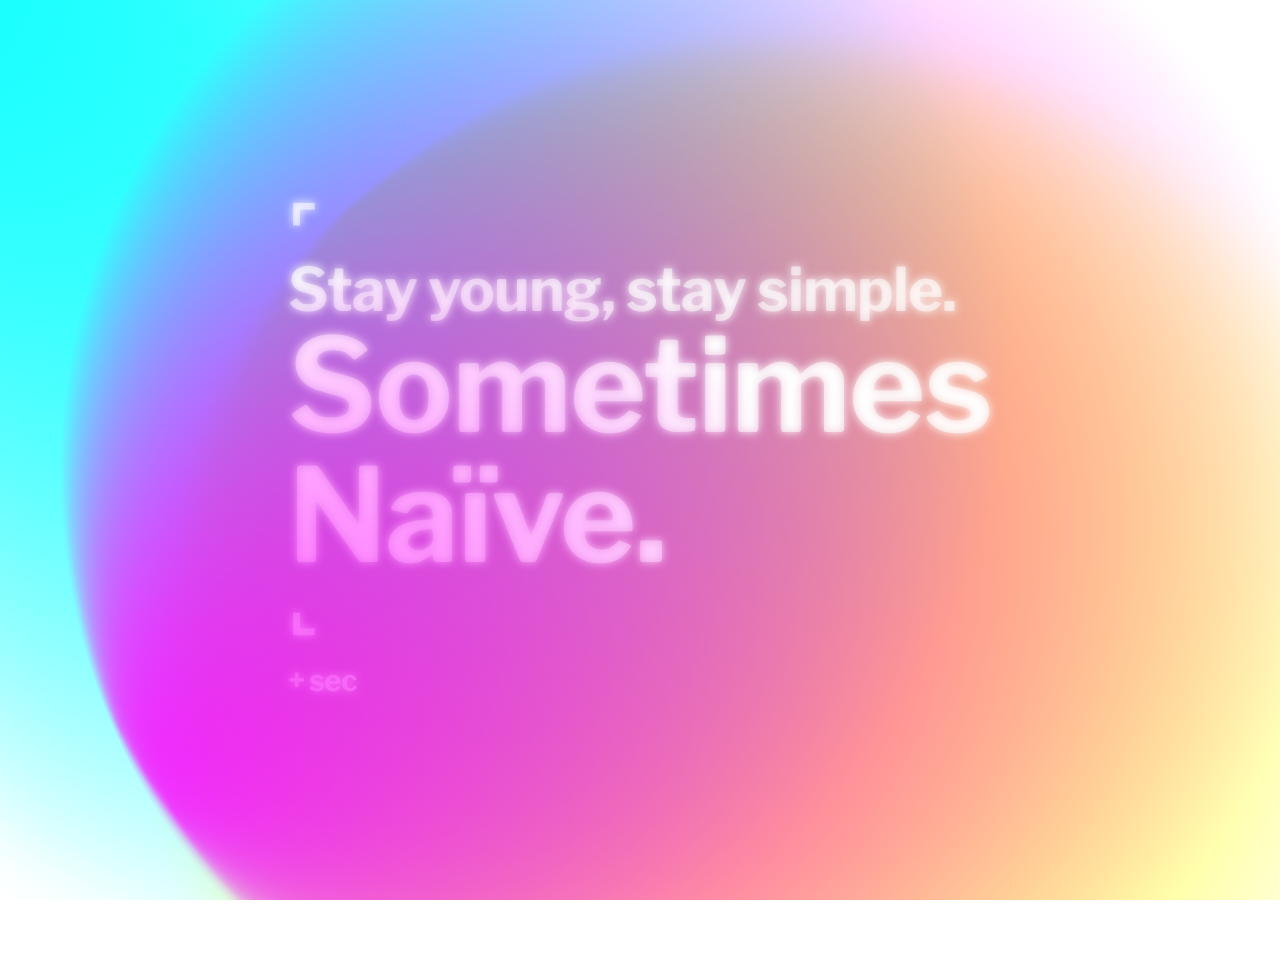
<file: index.html>
<!DOCTYPE html>
<html lang="zh">

  <head>
    <meta charset="UTF-8">
    <title>Jiang News</title>
    <link rel="stylesheet" href="static/css/reset.min.css">
    <link rel="stylesheet" href="static/css/style.css">
    <script async src="//busuanzi.ibruce.info/busuanzi/2.3/busuanzi.pure.mini.js"></script>

    
    <script>
      function setMainTextArea() {
        var originalSitePv = document.getElementById("busuanzi_value_site_pv").textContent;
        var elementMainTextArea = document.getElementById("mainTextArea");
        var userLanguages = navigator.languages || [navigator.language || navigator.userLanguage];
        var excited__they_may_understand_meme = userLanguages.some(function(language) {return language.indexOf("zh") === 0;});
        if (excited__they_may_understand_meme){
          console.log("Excited! 🚣");
          elementMainTextArea.innerHTML = `
                ⌜<br> 不要总想搞个<br><a class="child-big">大新闻.</a><br>⌞<br>
                <span class="child-small" id="busuanzi_container_site_pv"> + <span id="busuanzi_value_site_pv">${originalSitePv}</span> s </span>
          `;
        } else {
          console.log("Aloha! 🍷🎸🎶🎵🌅 󠁳 🏴󠁵󠁳󠁨󠁩󠁿");
          elementMainTextArea.innerHTML = `
                ⌜<br> Stay young, stay simple. <br><a class="child-big">Sometimes Naïve.</a><br>⌞<br>
                <span class="child-small" id="busuanzi_container_site_pv"> + <span id="busuanzi_value_site_pv">${originalSitePv}</span> sec </span>
          `;
        }
      }
    </script>
    
  </head>

  <body>
    <svg viewbox="0 0 100 100" preserveaspectratio="xMidYMid slice">
      <defs>
        <radialgradient id="Gradient1" cx="50%" cy="50%" fx="10%" fy="50%" r=".5">
          <animate attributename="fx" dur="34s" values="0%;3%;0%" repeatcount="indefinite"></animate>
          <stop offset="0%" stop-color="#ff0c"></stop>
          <stop offset="100%" stop-color="#ff00"></stop>
        </radialgradient>
         <radialgradient id="Gradient2" cx="50%" cy="50%" fx="10%" fy="50%" r=".5">
          <animate attributename="fx" dur="23.5s" values="0%;3%;0%" repeatcount="indefinite"></animate>
          <stop offset="0%" stop-color="#0ff9"></stop>
          <stop offset="100%" stop-color="#0ff0"></stop>
        </radialgradient>
        <radialgradient id="Gradient3" cx="50%" cy="50%" fx="10%" fy="50%" r=".5">
          <animate attributename="fx" dur="21.5s" values="0%;3%;0%" repeatcount="indefinite"></animate>
          <stop offset="0%" stop-color="#f0f7"></stop>
          <stop offset="100%" stop-color="#f0f0"></stop>
        </radialgradient>
      </defs>
      <rect x="0" y="0" width="100%" height="100%" fill="url(#Gradient1)">
        <animate attributename="x" dur="20s" values="25%;0%;25%" repeatcount="indefinite"></animate>
        <animate attributename="y" dur="21s" values="0%;25%;0%" repeatcount="indefinite"></animate>
        <animatetransform attributename="transform" type="rotate" from="0 50 50" to="360 50 50" dur="17s" repeatcount="indefinite"></animatetransform>
      </rect>
      <rect x="0" y="0" width="100%" height="100%" fill="url(#Gradient1)">
        <animate attributename="x" dur="20s" values="25%;0%;25%" repeatcount="indefinite"></animate>
        <animate attributename="y" dur="21s" values="0%;25%;0%" repeatcount="indefinite"></animate>
        <animatetransform attributename="transform" type="rotate" from="5 50 50" to="365 50 50" dur="17s" repeatcount="indefinite"></animatetransform>
      </rect>
      <rect x="0" y="0" width="100%" height="100%" fill="url(#Gradient1)">
        <animate attributename="x" dur="20s" values="25%;0%;25%" repeatcount="indefinite"></animate>
        <animate attributename="y" dur="21s" values="0%;25%;0%" repeatcount="indefinite"></animate>
        <animatetransform attributename="transform" type="rotate" from="10 50 50" to="370 50 50" dur="17s" repeatcount="indefinite"></animatetransform>
      </rect>
      
      <rect x="0" y="0" width="100%" height="100%" fill="url(#Gradient2)">
        <animate attributename="x" dur="23s" values="-25%;0%;-25%" repeatcount="indefinite"></animate>
        <animate attributename="y" dur="24s" values="0%;50%;0%" repeatcount="indefinite"></animate>
        <animatetransform attributename="transform" type="rotate" from="0 50 50" to="360 50 50" dur="18s" repeatcount="indefinite"></animatetransform>
      </rect>
      <rect x="0" y="0" width="100%" height="100%" fill="url(#Gradient2)">
        <animate attributename="x" dur="23s" values="-25%;0%;-25%" repeatcount="indefinite"></animate>
        <animate attributename="y" dur="24s" values="0%;50%;0%" repeatcount="indefinite"></animate>
        <animatetransform attributename="transform" type="rotate" from="5 50 50" to="365 50 50" dur="18s" repeatcount="indefinite"></animatetransform>
      </rect>
      <rect x="0" y="0" width="100%" height="100%" fill="url(#Gradient2)">
        <animate attributename="x" dur="23s" values="-25%;0%;-25%" repeatcount="indefinite"></animate>
        <animate attributename="y" dur="24s" values="0%;50%;0%" repeatcount="indefinite"></animate>
        <animatetransform attributename="transform" type="rotate" from="10 50 50" to="370 50 50" dur="18s" repeatcount="indefinite"></animatetransform>
      </rect>
      
      <rect x="0" y="0" width="100%" height="100%" fill="url(#Gradient3)">
        <animate attributename="x" dur="25s" values="0%;25%;0%" repeatcount="indefinite"></animate>
        <animate attributename="y" dur="26s" values="0%;25%;0%" repeatcount="indefinite"></animate>
        <animatetransform attributename="transform" type="rotate" from="360 50 50" to="0 50 50" dur="19s" repeatcount="indefinite"></animatetransform>
      </rect>
        <rect x="0" y="0" width="100%" height="100%" fill="url(#Gradient3)">
        <animate attributename="x" dur="25s" values="0%;25%;0%" repeatcount="indefinite"></animate>
        <animate attributename="y" dur="26s" values="0%;25%;0%" repeatcount="indefinite"></animate>
        <animatetransform attributename="transform" type="rotate" from="365 50 50" to="5 50 50" dur="19s" repeatcount="indefinite"></animatetransform>
      </rect>
        <rect x="0" y="0" width="100%" height="100%" fill="url(#Gradient3)">
        <animate attributename="x" dur="25s" values="0%;25%;0%" repeatcount="indefinite"></animate>
        <animate attributename="y" dur="26s" values="0%;25%;0%" repeatcount="indefinite"></animate>
        <animatetransform attributename="transform" type="rotate" from="370 50 50" to="10 50 50" dur="19s" repeatcount="indefinite"></animatetransform>
      </rect>
      
    </svg>

    <div class="center-div">
      <div>
        <div class="child-font" id="mainTextArea">
          
           ⌜<br> 不要总想搞个<br><a class="child-big">大新闻.</a><br>⌞<br>
          <span class="child-small" id="busuanzi_container_site_pv"> + <span id="busuanzi_value_site_pv"></span> s </span>
          
        </div><br>
      </div>
    </div>
    
    <script>
        setMainTextArea(); 
    </script>
    
  </body>
</html>
</file>
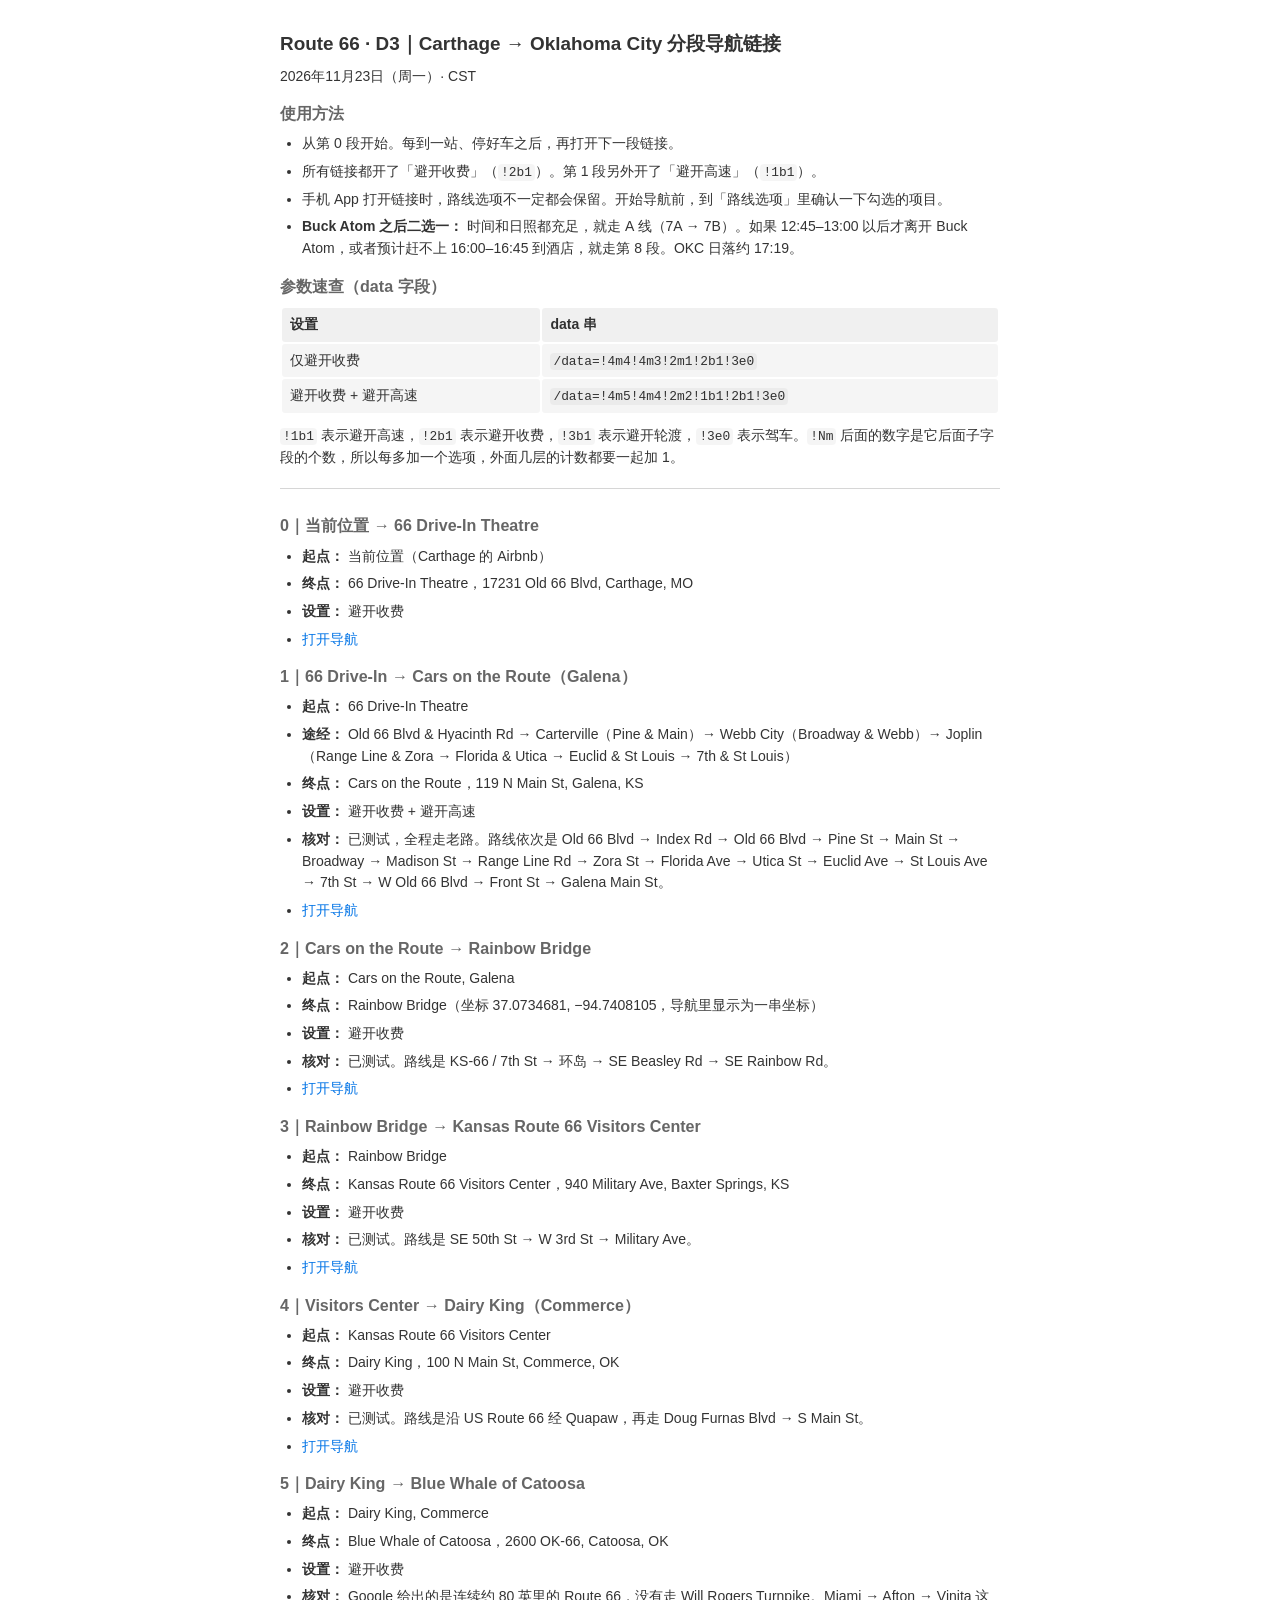
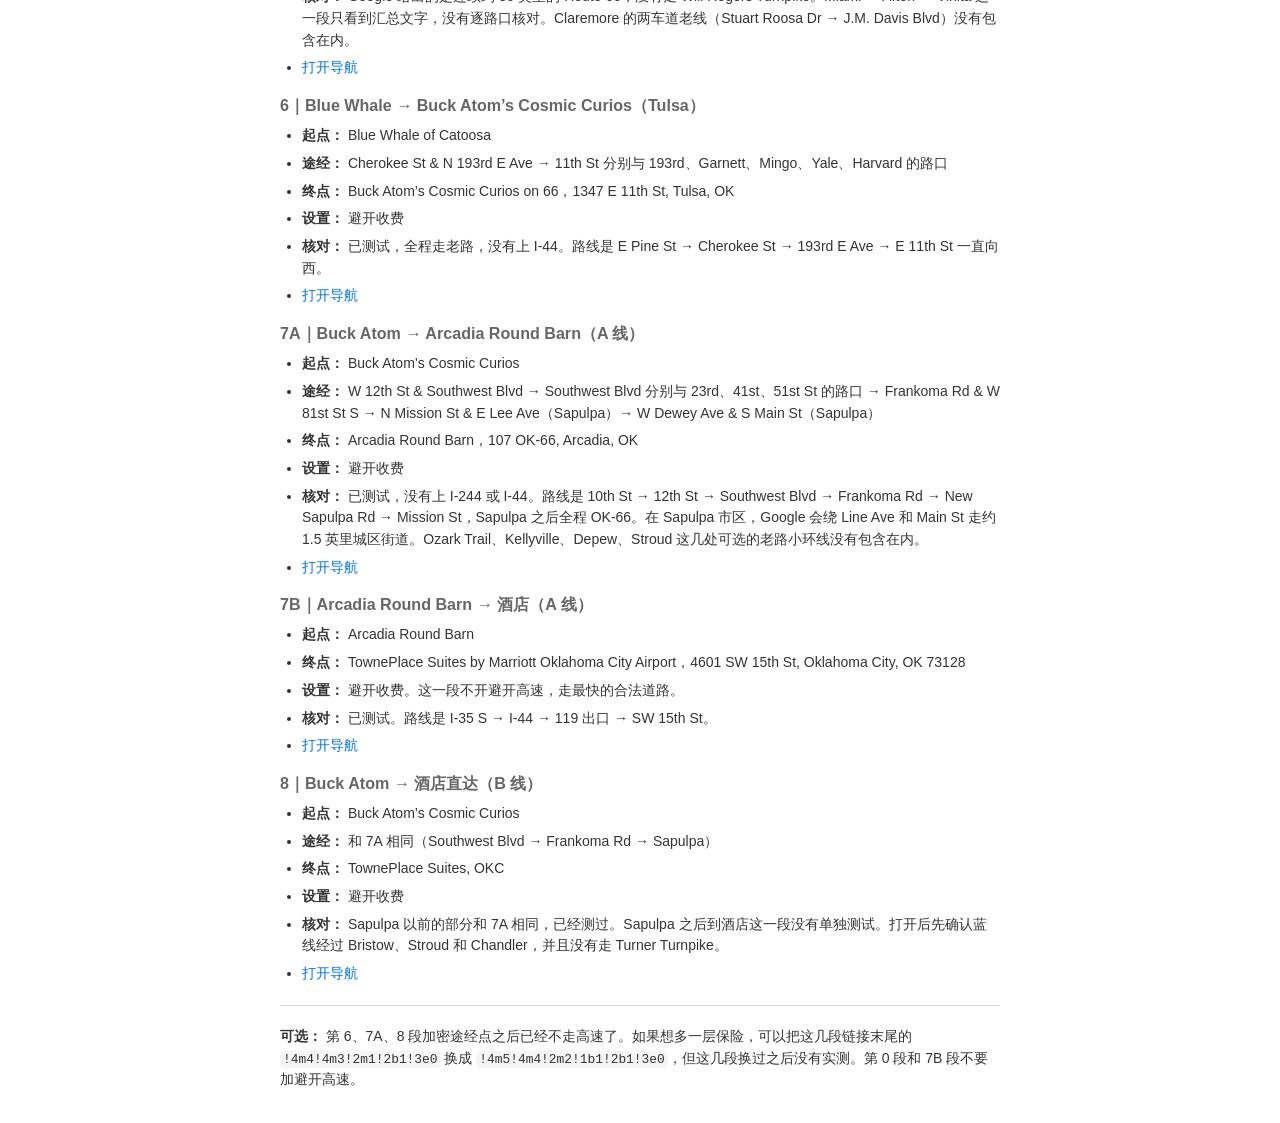
<file: static/Route66-D3.html>
<!doctype html><html><head><meta charset=utf8><meta name=viewport content="width=device-width,initial-scale=1,viewport-fit=cover"><meta name=claude:viewport-fit-sides content=cover><style>:root{box-sizing:border-box;padding-top:env(safe-area-inset-top,0px);padding-right:env(safe-area-inset-right,0px);padding-bottom:env(safe-area-inset-bottom,0px);padding-left:env(safe-area-inset-left,0px)}html{scroll-padding-top:env(safe-area-inset-top,0px)}</style><style>.md-table{overflow-x:auto}@media print{.md-table{overflow-x:visible}}</style><style>:root{color-scheme:light dark;--md-bg:#fff;--md-text:rgba(0,0,0,.8);--md-muted:rgba(0,0,0,.6);--md-fill:rgba(0,0,0,.04);--md-fill-strong:rgba(0,0,0,.06);--md-rule:rgba(0,0,0,.1);--md-rule-strong:rgba(0,0,0,.16);--md-link:hsl(210 100% 45%)}@media (prefers-color-scheme:dark){:root:where(:not([data-theme="light"])){--md-bg:#0d0d0d;--md-text:rgba(255,255,255,.85);--md-muted:rgba(255,255,255,.6);--md-fill:rgba(255,255,255,.06);--md-fill-strong:rgba(255,255,255,.09);--md-rule:rgba(255,255,255,.14);--md-rule-strong:rgba(255,255,255,.22);--md-link:hsl(210 100% 72%)}}:root[data-theme="dark"]{color-scheme:dark;--md-bg:#0d0d0d;--md-text:rgba(255,255,255,.85);--md-muted:rgba(255,255,255,.6);--md-fill:rgba(255,255,255,.06);--md-fill-strong:rgba(255,255,255,.09);--md-rule:rgba(255,255,255,.14);--md-rule-strong:rgba(255,255,255,.22);--md-link:hsl(210 100% 72%)}:root[data-theme="light"]{color-scheme:light}@media print{:root,:root[data-theme="dark"]{color-scheme:light;--md-bg:#fff;--md-text:rgba(0,0,0,.8);--md-muted:rgba(0,0,0,.6);--md-fill:rgba(0,0,0,.04);--md-fill-strong:rgba(0,0,0,.06);--md-rule:rgba(0,0,0,.1);--md-rule-strong:rgba(0,0,0,.16);--md-link:hsl(210 100% 45%)}}body{background:var(--md-bg);color:var(--md-text);max-width:720px;margin:0 auto;padding:32px;display:flex;flex-direction:column;gap:10px;font:14px/1.55 -apple-system,BlinkMacSystemFont,'SF Pro','Segoe UI',sans-serif;overflow-wrap:break-word}body>:first-child{margin-top:0}h1,h2,h3,h4,h5,h6{margin:6px 0 0;line-height:1.25;font-weight:600;text-wrap:balance}h1{font-size:1.35em}h2{font-size:1.15em;color:var(--md-muted)}h3,h4,h5,h6{font-size:1em}p,ul,ol,blockquote,table,pre,hr{margin:0}strong{font-weight:600}a{color:var(--md-link);text-decoration:none}a:hover{text-decoration:underline}ul,ol{display:flex;flex-direction:column;gap:6px;padding-inline-start:22px}ul{list-style:disc}ol{list-style:decimal}li[dir]{text-align:start}:is(li,td,th)>*+:is(p,ul,ol,blockquote){margin-top:6px}blockquote{display:flex;flex-direction:column;gap:10px;border-inline-start:2px solid var(--md-rule);padding-inline-start:10px;color:var(--md-muted)}:not(pre)>code{background:var(--md-fill);padding:1px 3px;border-radius:4px;font:.92em 'SF Mono',ui-monospace,Menlo,Consolas,monospace}a>code{background:none;color:inherit}pre{background:var(--md-fill);padding:10px 12px;border-radius:6px;overflow-x:auto;font:12px/1.5 'SF Mono',ui-monospace,Menlo,Consolas,monospace;margin-block:4px}pre code{background:none;padding:0;font:inherit}[dir=rtl] pre{direction:ltr;text-align:left}[dir=rtl] code{direction:ltr;unicode-bidi:isolate}table{width:100%;border-collapse:separate;border-spacing:2px;font:inherit}th,td{padding:6px 8px;border-radius:3px;text-align:start;vertical-align:top}th{background:var(--md-fill-strong);font-weight:600}td{background:var(--md-fill)}:is(th,td) :not(pre)>code{background:transparent}hr{border:0;border-top:1px solid var(--md-rule-strong);margin-block:10px}img{max-width:100%;height:auto;border-radius:4px}</style>
</head><body>
<h1>Route 66 · D3｜Carthage → Oklahoma City 分段导航链接</h1>
<p>2026年11月23日（周一）· CST</p>
<h2>使用方法</h2>
<ul>
<li>从第 0 段开始。每到一站、停好车之后，再打开下一段链接。</li>
<li>所有链接都开了「避开收费」（<code>!2b1</code>）。第 1 段另外开了「避开高速」（<code>!1b1</code>）。</li>
<li>手机 App 打开链接时，路线选项不一定都会保留。开始导航前，到「路线选项」里确认一下勾选的项目。</li>
<li><strong>Buck Atom 之后二选一：</strong> 时间和日照都充足，就走 A 线（7A → 7B）。如果 12:45–13:00 以后才离开 Buck Atom，或者预计赶不上 16:00–16:45 到酒店，就走第 8 段。OKC 日落约 17:19。</li>
</ul>
<h2>参数速查（data 字段）</h2>
<div class="md-table" role="group" aria-label="Table" tabindex="0"><table>
<thead>
<tr>
<th>设置</th>
<th>data 串</th>
</tr>
</thead>
<tbody>
<tr>
<td>仅避开收费</td>
<td><code>/data=!4m4!4m3!2m1!2b1!3e0</code></td>
</tr>
<tr>
<td>避开收费 + 避开高速</td>
<td><code>/data=!4m5!4m4!2m2!1b1!2b1!3e0</code></td>
</tr>
</tbody>
</table>
</div>
<p><code>!1b1</code> 表示避开高速，<code>!2b1</code> 表示避开收费，<code>!3b1</code> 表示避开轮渡，<code>!3e0</code> 表示驾车。<code>!Nm</code> 后面的数字是它后面子字段的个数，所以每多加一个选项，外面几层的计数都要一起加 1。</p>
<hr>
<h2>0｜当前位置 → 66 Drive-In Theatre</h2>
<ul>
<li><strong>起点：</strong> 当前位置（Carthage 的 Airbnb）</li>
<li><strong>终点：</strong> 66 Drive-In Theatre，17231 Old 66 Blvd, Carthage, MO</li>
<li><strong>设置：</strong> 避开收费</li>
<li><a href="https://www.google.com/maps/dir//66%20Drive-In%20Theatre%2C%2017231%20Old%2066%20Blvd%2C%20Carthage%2C%20MO/data=!4m4!4m3!2m1!2b1!3e0">打开导航</a></li>
</ul>
<h2>1｜66 Drive-In → Cars on the Route（Galena）</h2>
<ul>
<li><strong>起点：</strong> 66 Drive-In Theatre</li>
<li><strong>途经：</strong> Old 66 Blvd &amp; Hyacinth Rd → Carterville（Pine &amp; Main）→ Webb City（Broadway &amp; Webb）→ Joplin（Range Line &amp; Zora → Florida &amp; Utica → Euclid &amp; St Louis → 7th &amp; St Louis）</li>
<li><strong>终点：</strong> Cars on the Route，119 N Main St, Galena, KS</li>
<li><strong>设置：</strong> 避开收费 + 避开高速</li>
<li><strong>核对：</strong> 已测试，全程走老路。路线依次是 Old 66 Blvd → Index Rd → Old 66 Blvd → Pine St → Main St → Broadway → Madison St → Range Line Rd → Zora St → Florida Ave → Utica St → Euclid Ave → St Louis Ave → 7th St → W Old 66 Blvd → Front St → Galena Main St。</li>
<li><a href="https://www.google.com/maps/dir/66%20Drive-In%20Theatre%2C%2017231%20Old%2066%20Blvd%2C%20Carthage%2C%20MO/Old%2066%20Blvd%20%26%20Hyacinth%20Rd%2C%20Carthage%2C%20MO/N%20Pine%20St%20%26%20E%20Main%20St%2C%20Carterville%2C%20MO/W%20Broadway%20St%20%26%20N%20Webb%20St%2C%20Webb%20City%2C%20MO/N%20Range%20Line%20Rd%20%26%20E%20Zora%20St%2C%20Joplin%2C%20MO/N%20Florida%20Ave%20%26%20E%20Utica%20St%2C%20Joplin%2C%20MO/N%20Euclid%20Ave%20%26%20N%20St%20Louis%20Ave%2C%20Joplin%2C%20MO/E%207th%20St%20%26%20S%20St%20Louis%20Ave%2C%20Joplin%2C%20MO/Cars%20on%20the%20Route%2C%20119%20N%20Main%20St%2C%20Galena%2C%20KS/data=!4m5!4m4!2m2!1b1!2b1!3e0">打开导航</a></li>
</ul>
<h2>2｜Cars on the Route → Rainbow Bridge</h2>
<ul>
<li><strong>起点：</strong> Cars on the Route, Galena</li>
<li><strong>终点：</strong> Rainbow Bridge（坐标 37.0734681, −94.7408105，导航里显示为一串坐标）</li>
<li><strong>设置：</strong> 避开收费</li>
<li><strong>核对：</strong> 已测试。路线是 KS-66 / 7th St → 环岛 → SE Beasley Rd → SE Rainbow Rd。</li>
<li><a href="https://www.google.com/maps/dir/Cars%20on%20the%20Route%2C%20119%20N%20Main%20St%2C%20Galena%2C%20KS/37.0734681%2C-94.7408105/data=!4m4!4m3!2m1!2b1!3e0">打开导航</a></li>
</ul>
<h2>3｜Rainbow Bridge → Kansas Route 66 Visitors Center</h2>
<ul>
<li><strong>起点：</strong> Rainbow Bridge</li>
<li><strong>终点：</strong> Kansas Route 66 Visitors Center，940 Military Ave, Baxter Springs, KS</li>
<li><strong>设置：</strong> 避开收费</li>
<li><strong>核对：</strong> 已测试。路线是 SE 50th St → W 3rd St → Military Ave。</li>
<li><a href="https://www.google.com/maps/dir/37.0734681%2C-94.7408105/Kansas%20Route%2066%20Visitors%20Center%2C%20940%20Military%20Ave%2C%20Baxter%20Springs%2C%20KS/data=!4m4!4m3!2m1!2b1!3e0">打开导航</a></li>
</ul>
<h2>4｜Visitors Center → Dairy King（Commerce）</h2>
<ul>
<li><strong>起点：</strong> Kansas Route 66 Visitors Center</li>
<li><strong>终点：</strong> Dairy King，100 N Main St, Commerce, OK</li>
<li><strong>设置：</strong> 避开收费</li>
<li><strong>核对：</strong> 已测试。路线是沿 US Route 66 经 Quapaw，再走 Doug Furnas Blvd → S Main St。</li>
<li><a href="https://www.google.com/maps/dir/Kansas%20Route%2066%20Visitors%20Center%2C%20940%20Military%20Ave%2C%20Baxter%20Springs%2C%20KS/Dairy%20King%2C%20100%20N%20Main%20St%2C%20Commerce%2C%20OK/data=!4m4!4m3!2m1!2b1!3e0">打开导航</a></li>
</ul>
<h2>5｜Dairy King → Blue Whale of Catoosa</h2>
<ul>
<li><strong>起点：</strong> Dairy King, Commerce</li>
<li><strong>终点：</strong> Blue Whale of Catoosa，2600 OK-66, Catoosa, OK</li>
<li><strong>设置：</strong> 避开收费</li>
<li><strong>核对：</strong> Google 给出的是连续约 80 英里的 Route 66，没有走 Will Rogers Turnpike。Miami → Afton → Vinita 这一段只看到汇总文字，没有逐路口核对。Claremore 的两车道老线（Stuart Roosa Dr → J.M. Davis Blvd）没有包含在内。</li>
<li><a href="https://www.google.com/maps/dir/Dairy%20King%2C%20100%20N%20Main%20St%2C%20Commerce%2C%20OK/Blue%20Whale%20of%20Catoosa%2C%202600%20OK-66%2C%20Catoosa%2C%20OK/data=!4m4!4m3!2m1!2b1!3e0">打开导航</a></li>
</ul>
<h2>6｜Blue Whale → Buck Atom’s Cosmic Curios（Tulsa）</h2>
<ul>
<li><strong>起点：</strong> Blue Whale of Catoosa</li>
<li><strong>途经：</strong> Cherokee St &amp; N 193rd E Ave → 11th St 分别与 193rd、Garnett、Mingo、Yale、Harvard 的路口</li>
<li><strong>终点：</strong> Buck Atom’s Cosmic Curios on 66，1347 E 11th St, Tulsa, OK</li>
<li><strong>设置：</strong> 避开收费</li>
<li><strong>核对：</strong> 已测试，全程走老路，没有上 I-44。路线是 E Pine St → Cherokee St → 193rd E Ave → E 11th St 一直向西。</li>
<li><a href="https://www.google.com/maps/dir/Blue%20Whale%20of%20Catoosa%2C%202600%20OK-66%2C%20Catoosa%2C%20OK/Cherokee%20St%20%26%20N%20193rd%20E%20Ave%2C%20Catoosa%2C%20OK/E%2011th%20St%20%26%20S%20193rd%20E%20Ave%2C%20Tulsa%2C%20OK/E%2011th%20St%20%26%20S%20Garnett%20Rd%2C%20Tulsa%2C%20OK/E%2011th%20St%20%26%20S%20Mingo%20Rd%2C%20Tulsa%2C%20OK/E%2011th%20St%20%26%20S%20Yale%20Ave%2C%20Tulsa%2C%20OK/E%2011th%20St%20%26%20S%20Harvard%20Ave%2C%20Tulsa%2C%20OK/Buck%20Atom%27s%20Cosmic%20Curios%20on%2066%2C%201347%20E%2011th%20St%2C%20Tulsa%2C%20OK/data=!4m4!4m3!2m1!2b1!3e0">打开导航</a></li>
</ul>
<h2>7A｜Buck Atom → Arcadia Round Barn（A 线）</h2>
<ul>
<li><strong>起点：</strong> Buck Atom’s Cosmic Curios</li>
<li><strong>途经：</strong> W 12th St &amp; Southwest Blvd → Southwest Blvd 分别与 23rd、41st、51st St 的路口 → Frankoma Rd &amp; W 81st St S → N Mission St &amp; E Lee Ave（Sapulpa）→ W Dewey Ave &amp; S Main St（Sapulpa）</li>
<li><strong>终点：</strong> Arcadia Round Barn，107 OK-66, Arcadia, OK</li>
<li><strong>设置：</strong> 避开收费</li>
<li><strong>核对：</strong> 已测试，没有上 I-244 或 I-44。路线是 10th St → 12th St → Southwest Blvd → Frankoma Rd → New Sapulpa Rd → Mission St，Sapulpa 之后全程 OK-66。在 Sapulpa 市区，Google 会绕 Line Ave 和 Main St 走约 1.5 英里城区街道。Ozark Trail、Kellyville、Depew、Stroud 这几处可选的老路小环线没有包含在内。</li>
<li><a href="https://www.google.com/maps/dir/Buck%20Atom%27s%20Cosmic%20Curios%20on%2066%2C%201347%20E%2011th%20St%2C%20Tulsa%2C%20OK/W%2012th%20St%20%26%20Southwest%20Blvd%2C%20Tulsa%2C%20OK/Southwest%20Blvd%20%26%20W%2023rd%20St%2C%20Tulsa%2C%20OK/Southwest%20Blvd%20%26%20W%2041st%20St%2C%20Tulsa%2C%20OK/Southwest%20Blvd%20%26%20W%2051st%20St%2C%20Tulsa%2C%20OK/Frankoma%20Rd%20%26%20W%2081st%20St%20S%2C%20Tulsa%2C%20OK/N%20Mission%20St%20%26%20E%20Lee%20Ave%2C%20Sapulpa%2C%20OK/W%20Dewey%20Ave%20%26%20S%20Main%20St%2C%20Sapulpa%2C%20OK/Arcadia%20Round%20Barn%2C%20107%20OK-66%2C%20Arcadia%2C%20OK/data=!4m4!4m3!2m1!2b1!3e0">打开导航</a></li>
</ul>
<h2>7B｜Arcadia Round Barn → 酒店（A 线）</h2>
<ul>
<li><strong>起点：</strong> Arcadia Round Barn</li>
<li><strong>终点：</strong> TownePlace Suites by Marriott Oklahoma City Airport，4601 SW 15th St, Oklahoma City, OK 73128</li>
<li><strong>设置：</strong> 避开收费。这一段不开避开高速，走最快的合法道路。</li>
<li><strong>核对：</strong> 已测试。路线是 I-35 S → I-44 → 119 出口 → SW 15th St。</li>
<li><a href="https://www.google.com/maps/dir/Arcadia%20Round%20Barn%2C%20107%20OK-66%2C%20Arcadia%2C%20OK/TownePlace%20Suites%2C%204601%20SW%2015th%20St%2C%20Oklahoma%20City%2C%20OK%2073128/data=!4m4!4m3!2m1!2b1!3e0">打开导航</a></li>
</ul>
<h2>8｜Buck Atom → 酒店直达（B 线）</h2>
<ul>
<li><strong>起点：</strong> Buck Atom’s Cosmic Curios</li>
<li><strong>途经：</strong> 和 7A 相同（Southwest Blvd → Frankoma Rd → Sapulpa）</li>
<li><strong>终点：</strong> TownePlace Suites, OKC</li>
<li><strong>设置：</strong> 避开收费</li>
<li><strong>核对：</strong> Sapulpa 以前的部分和 7A 相同，已经测过。Sapulpa 之后到酒店这一段没有单独测试。打开后先确认蓝线经过 Bristow、Stroud 和 Chandler，并且没有走 Turner Turnpike。</li>
<li><a href="https://www.google.com/maps/dir/Buck%20Atom%27s%20Cosmic%20Curios%20on%2066%2C%201347%20E%2011th%20St%2C%20Tulsa%2C%20OK/W%2012th%20St%20%26%20Southwest%20Blvd%2C%20Tulsa%2C%20OK/Southwest%20Blvd%20%26%20W%2023rd%20St%2C%20Tulsa%2C%20OK/Southwest%20Blvd%20%26%20W%2041st%20St%2C%20Tulsa%2C%20OK/Southwest%20Blvd%20%26%20W%2051st%20St%2C%20Tulsa%2C%20OK/Frankoma%20Rd%20%26%20W%2081st%20St%20S%2C%20Tulsa%2C%20OK/N%20Mission%20St%20%26%20E%20Lee%20Ave%2C%20Sapulpa%2C%20OK/W%20Dewey%20Ave%20%26%20S%20Main%20St%2C%20Sapulpa%2C%20OK/TownePlace%20Suites%2C%204601%20SW%2015th%20St%2C%20Oklahoma%20City%2C%20OK%2073128/data=!4m4!4m3!2m1!2b1!3e0">打开导航</a></li>
</ul>
<hr>
<p><strong>可选：</strong> 第 6、7A、8 段加密途经点之后已经不走高速了。如果想多一层保险，可以把这几段链接末尾的 <code>!4m4!4m3!2m1!2b1!3e0</code> 换成 <code>!4m5!4m4!2m2!1b1!2b1!3e0</code>，但这几段换过之后没有实测。第 0 段和 7B 段不要加避开高速。</p>

</body></html>
</file>
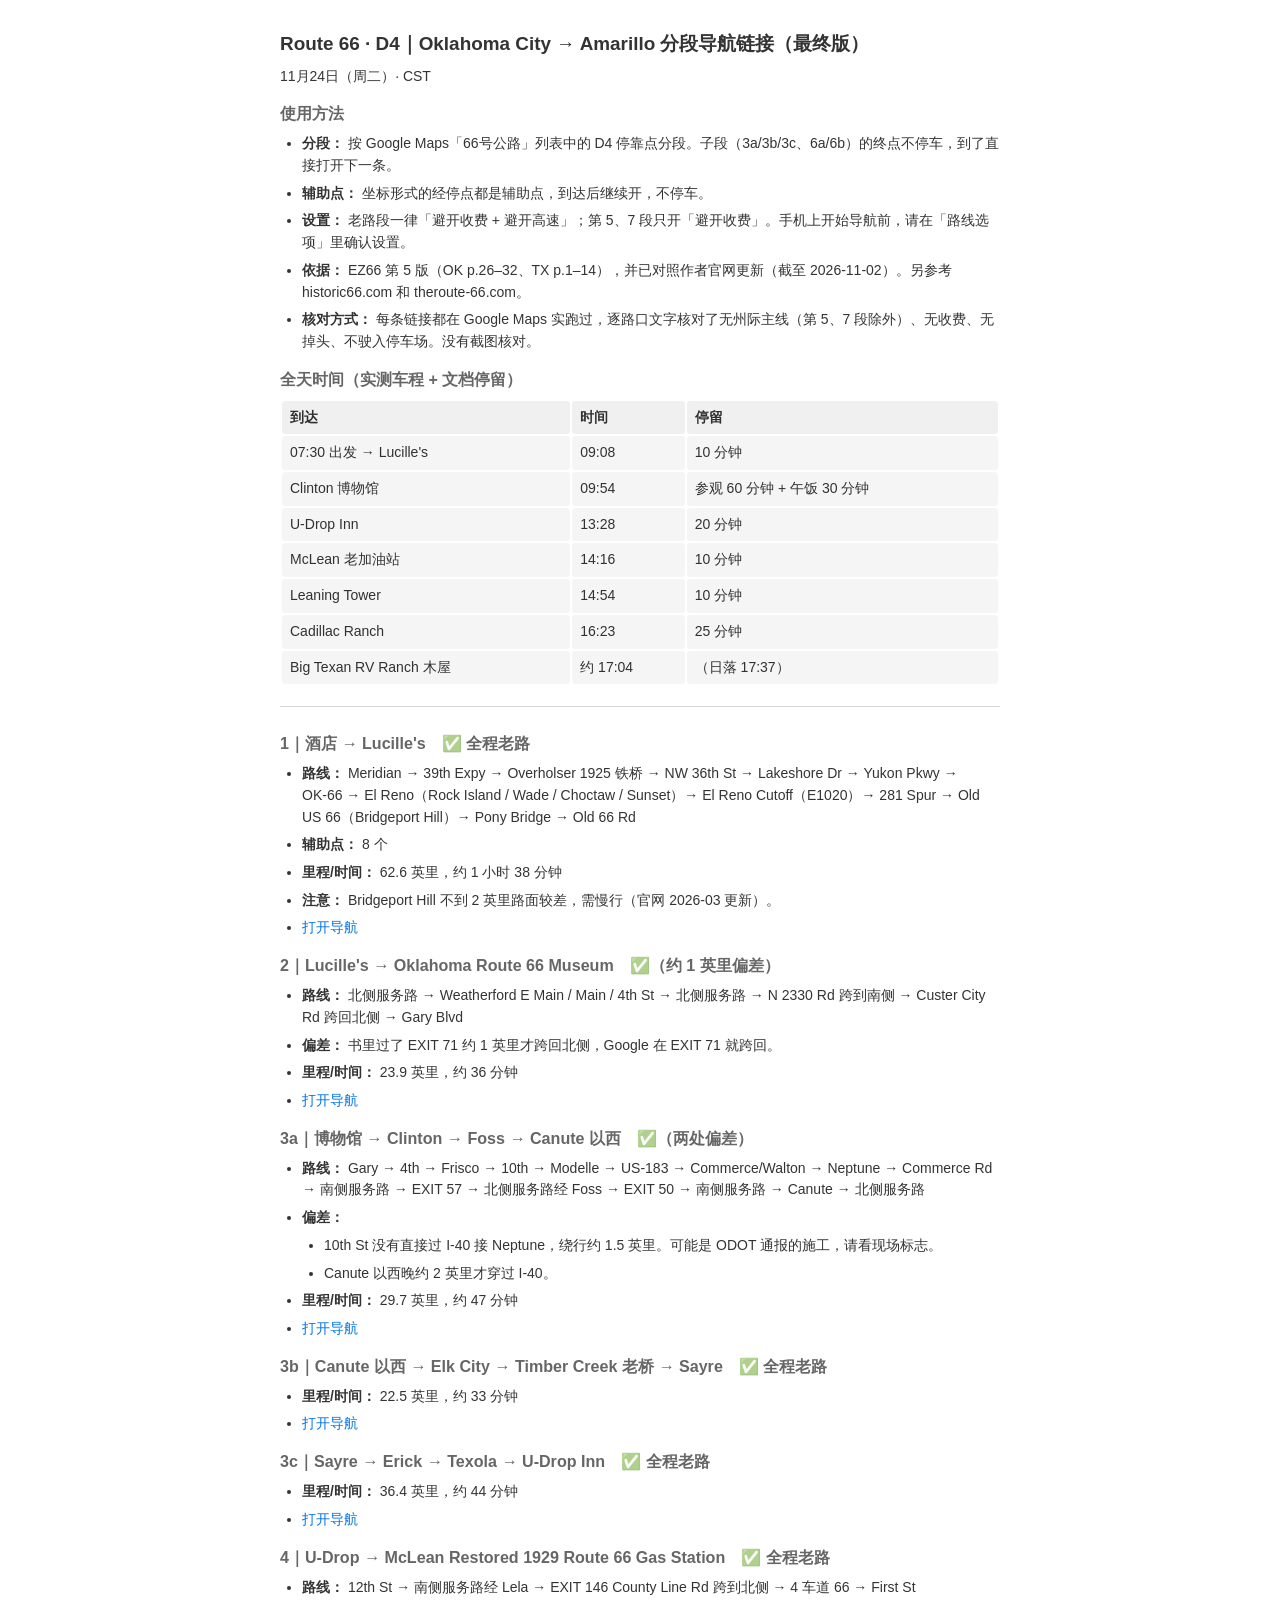
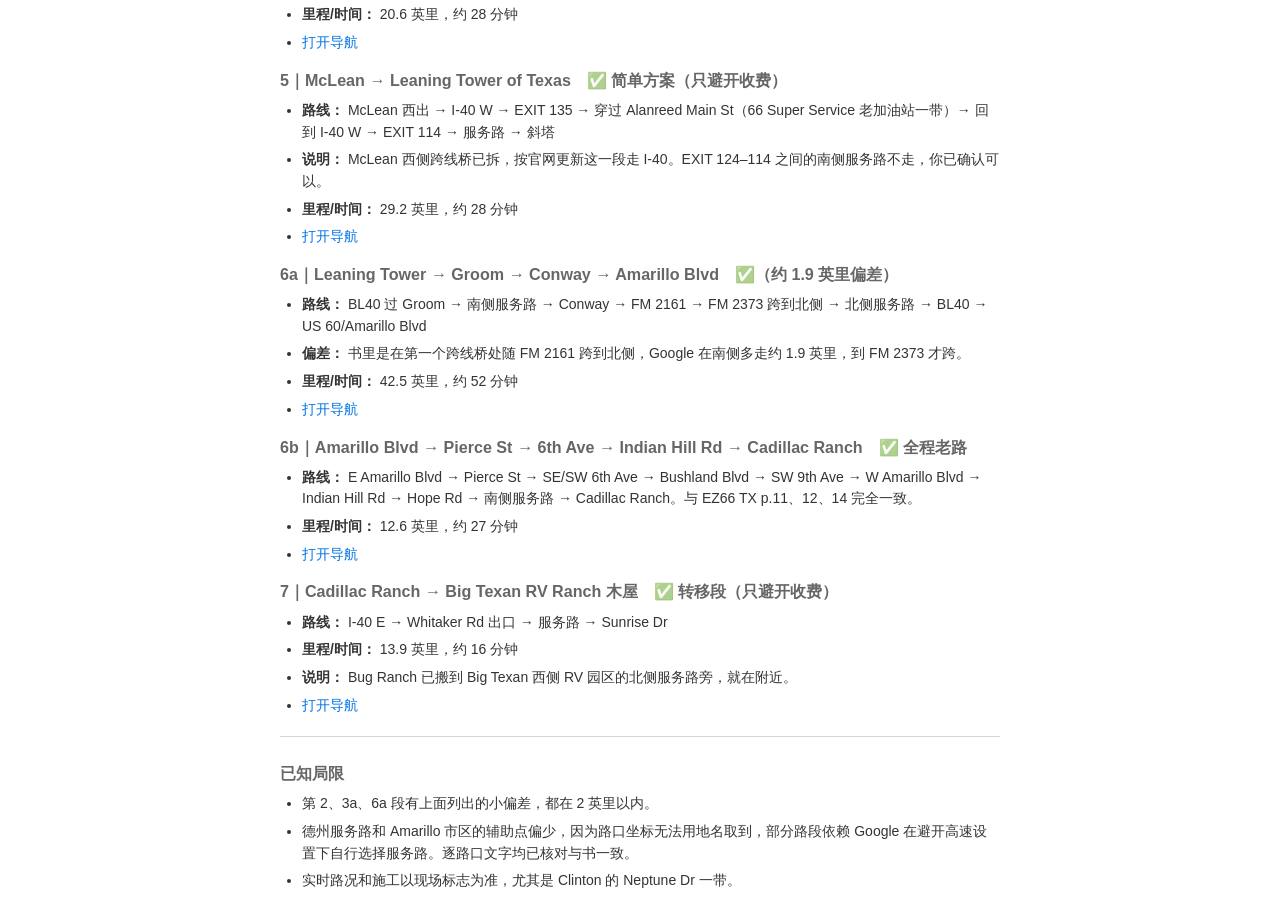
<file: static/Route66-D4.html>
<!doctype html><html><head><meta charset=utf8><meta name=viewport content="width=device-width,initial-scale=1,viewport-fit=cover"><meta name=claude:viewport-fit-sides content=cover><style>:root{box-sizing:border-box;padding-top:env(safe-area-inset-top,0px);padding-right:env(safe-area-inset-right,0px);padding-bottom:env(safe-area-inset-bottom,0px);padding-left:env(safe-area-inset-left,0px)}html{scroll-padding-top:env(safe-area-inset-top,0px)}</style><style>.md-table{overflow-x:auto}@media print{.md-table{overflow-x:visible}}</style><style>:root{color-scheme:light dark;--md-bg:#fff;--md-text:rgba(0,0,0,.8);--md-muted:rgba(0,0,0,.6);--md-fill:rgba(0,0,0,.04);--md-fill-strong:rgba(0,0,0,.06);--md-rule:rgba(0,0,0,.1);--md-rule-strong:rgba(0,0,0,.16);--md-link:hsl(210 100% 45%)}@media (prefers-color-scheme:dark){:root:where(:not([data-theme="light"])){--md-bg:#0d0d0d;--md-text:rgba(255,255,255,.85);--md-muted:rgba(255,255,255,.6);--md-fill:rgba(255,255,255,.06);--md-fill-strong:rgba(255,255,255,.09);--md-rule:rgba(255,255,255,.14);--md-rule-strong:rgba(255,255,255,.22);--md-link:hsl(210 100% 72%)}}:root[data-theme="dark"]{color-scheme:dark;--md-bg:#0d0d0d;--md-text:rgba(255,255,255,.85);--md-muted:rgba(255,255,255,.6);--md-fill:rgba(255,255,255,.06);--md-fill-strong:rgba(255,255,255,.09);--md-rule:rgba(255,255,255,.14);--md-rule-strong:rgba(255,255,255,.22);--md-link:hsl(210 100% 72%)}:root[data-theme="light"]{color-scheme:light}@media print{:root,:root[data-theme="dark"]{color-scheme:light;--md-bg:#fff;--md-text:rgba(0,0,0,.8);--md-muted:rgba(0,0,0,.6);--md-fill:rgba(0,0,0,.04);--md-fill-strong:rgba(0,0,0,.06);--md-rule:rgba(0,0,0,.1);--md-rule-strong:rgba(0,0,0,.16);--md-link:hsl(210 100% 45%)}}body{background:var(--md-bg);color:var(--md-text);max-width:720px;margin:0 auto;padding:32px;display:flex;flex-direction:column;gap:10px;font:14px/1.55 -apple-system,BlinkMacSystemFont,'SF Pro','Segoe UI',sans-serif;overflow-wrap:break-word}body>:first-child{margin-top:0}h1,h2,h3,h4,h5,h6{margin:6px 0 0;line-height:1.25;font-weight:600;text-wrap:balance}h1{font-size:1.35em}h2{font-size:1.15em;color:var(--md-muted)}h3,h4,h5,h6{font-size:1em}p,ul,ol,blockquote,table,pre,hr{margin:0}strong{font-weight:600}a{color:var(--md-link);text-decoration:none}a:hover{text-decoration:underline}ul,ol{display:flex;flex-direction:column;gap:6px;padding-inline-start:22px}ul{list-style:disc}ol{list-style:decimal}li[dir]{text-align:start}:is(li,td,th)>*+:is(p,ul,ol,blockquote){margin-top:6px}blockquote{display:flex;flex-direction:column;gap:10px;border-inline-start:2px solid var(--md-rule);padding-inline-start:10px;color:var(--md-muted)}:not(pre)>code{background:var(--md-fill);padding:1px 3px;border-radius:4px;font:.92em 'SF Mono',ui-monospace,Menlo,Consolas,monospace}a>code{background:none;color:inherit}pre{background:var(--md-fill);padding:10px 12px;border-radius:6px;overflow-x:auto;font:12px/1.5 'SF Mono',ui-monospace,Menlo,Consolas,monospace;margin-block:4px}pre code{background:none;padding:0;font:inherit}[dir=rtl] pre{direction:ltr;text-align:left}[dir=rtl] code{direction:ltr;unicode-bidi:isolate}table{width:100%;border-collapse:separate;border-spacing:2px;font:inherit}th,td{padding:6px 8px;border-radius:3px;text-align:start;vertical-align:top}th{background:var(--md-fill-strong);font-weight:600}td{background:var(--md-fill)}:is(th,td) :not(pre)>code{background:transparent}hr{border:0;border-top:1px solid var(--md-rule-strong);margin-block:10px}img{max-width:100%;height:auto;border-radius:4px}</style>
</head><body>
<h1>Route 66 · D4｜Oklahoma City → Amarillo 分段导航链接（最终版）</h1>
<p>11月24日（周二）· CST</p>
<h2>使用方法</h2>
<ul>
<li><strong>分段：</strong> 按 Google Maps「66号公路」列表中的 D4 停靠点分段。子段（3a/3b/3c、6a/6b）的终点不停车，到了直接打开下一条。</li>
<li><strong>辅助点：</strong> 坐标形式的经停点都是辅助点，到达后继续开，不停车。</li>
<li><strong>设置：</strong> 老路段一律「避开收费 + 避开高速」；第 5、7 段只开「避开收费」。手机上开始导航前，请在「路线选项」里确认设置。</li>
<li><strong>依据：</strong> EZ66 第 5 版（OK p.26–32、TX p.1–14），并已对照作者官网更新（截至 2026‑11‑02）。另参考 historic66.com 和 theroute-66.com。</li>
<li><strong>核对方式：</strong> 每条链接都在 Google Maps 实跑过，逐路口文字核对了无州际主线（第 5、7 段除外）、无收费、无掉头、不驶入停车场。没有截图核对。</li>
</ul>
<h2>全天时间（实测车程 + 文档停留）</h2>
<div class="md-table" role="group" aria-label="Table" tabindex="0"><table>
<thead>
<tr>
<th>到达</th>
<th>时间</th>
<th>停留</th>
</tr>
</thead>
<tbody>
<tr>
<td>07:30 出发 → Lucille's</td>
<td>09:08</td>
<td>10 分钟</td>
</tr>
<tr>
<td>Clinton 博物馆</td>
<td>09:54</td>
<td>参观 60 分钟 + 午饭 30 分钟</td>
</tr>
<tr>
<td>U‑Drop Inn</td>
<td>13:28</td>
<td>20 分钟</td>
</tr>
<tr>
<td>McLean 老加油站</td>
<td>14:16</td>
<td>10 分钟</td>
</tr>
<tr>
<td>Leaning Tower</td>
<td>14:54</td>
<td>10 分钟</td>
</tr>
<tr>
<td>Cadillac Ranch</td>
<td>16:23</td>
<td>25 分钟</td>
</tr>
<tr>
<td>Big Texan RV Ranch 木屋</td>
<td>约 17:04</td>
<td>（日落 17:37）</td>
</tr>
</tbody>
</table>
</div>
<hr>
<h2>1｜酒店 → Lucille's　✅ 全程老路</h2>
<ul>
<li><strong>路线：</strong> Meridian → 39th Expy → Overholser 1925 铁桥 → NW 36th St → Lakeshore Dr → Yukon Pkwy → OK‑66 → El Reno（Rock Island / Wade / Choctaw / Sunset）→ El Reno Cutoff（E1020）→ 281 Spur → Old US 66（Bridgeport Hill）→ Pony Bridge → Old 66 Rd</li>
<li><strong>辅助点：</strong> 8 个</li>
<li><strong>里程/时间：</strong> 62.6 英里，约 1 小时 38 分钟</li>
<li><strong>注意：</strong> Bridgeport Hill 不到 2 英里路面较差，需慢行（官网 2026‑03 更新）。</li>
<li><a href="https://www.google.com/maps/dir//35.5115%2C-97.6075/35.51455%2C-97.66385/35.5078283%2C-97.7040766/35.5078822%2C-97.7194139/35.5230%2C-97.95262/35.53135%2C-97.9537/35.5324%2C-97.9558/35.5507586%2C-98.2767891/Lucille%27s%20Historic%20Highway%20Gas%20Station%2C%203004%20U.S.%20Route%2066%2C%20Hydro%2C%20OK%2073048/data=!4m5!4m4!2m2!1b1!2b1!3e0">打开导航</a></li>
</ul>
<h2>2｜Lucille's → Oklahoma Route 66 Museum　✅（约 1 英里偏差）</h2>
<ul>
<li><strong>路线：</strong> 北侧服务路 → Weatherford E Main / Main / 4th St → 北侧服务路 → N 2330 Rd 跨到南侧 → Custer City Rd 跨回北侧 → Gary Blvd</li>
<li><strong>偏差：</strong> 书里过了 EXIT 71 约 1 英里才跨回北侧，Google 在 EXIT 71 就跨回。</li>
<li><strong>里程/时间：</strong> 23.9 英里，约 36 分钟</li>
<li><a href="https://www.google.com/maps/dir/Lucille%27s%20Historic%20Highway%20Gas%20Station%2C%203004%20U.S.%20Route%2066%2C%20Hydro%2C%20OK%2073048/35.5251%2C-98.71572/35.52275%2C-98.8090/35.5178%2C-98.8365/35.51655%2C-98.8897/35.5154324%2C-98.9597012/Oklahoma%20Route%2066%20Museum%2C%202229%20W%20Gary%20Blvd%2C%20Clinton%2C%20OK%2073601/data=!4m5!4m4!2m2!1b1!2b1!3e0">打开导航</a></li>
</ul>
<h2>3a｜博物馆 → Clinton → Foss → Canute 以西　✅（两处偏差）</h2>
<ul>
<li><strong>路线：</strong> Gary → 4th → Frisco → 10th → Modelle → US‑183 → Commerce/Walton → Neptune → Commerce Rd → 南侧服务路 → EXIT 57 → 北侧服务路经 Foss → EXIT 50 → 南侧服务路 → Canute → 北侧服务路</li>
<li><strong>偏差：</strong>
<ul>
<li>10th St 没有直接过 I‑40 接 Neptune，绕行约 1.5 英里。可能是 ODOT 通报的施工，请看现场标志。</li>
<li>Canute 以西晚约 2 英里才穿过 I‑40。</li>
</ul>
</li>
<li><strong>里程/时间：</strong> 29.7 英里，约 47 分钟</li>
<li><a href="https://www.google.com/maps/dir/Oklahoma%20Route%2066%20Museum%2C%202229%20W%20Gary%20Blvd%2C%20Clinton%2C%20OK%2073601/35.51445%2C-98.9665/35.5115%2C-98.9721/35.4897323%2C-98.9790324/35.479644%2C-99.001981/35.4780%2C-99.0600/35.47985%2C-99.1185/35.41995%2C-99.2427/35.4217763%2C-99.3468556/data=!4m5!4m4!2m2!1b1!2b1!3e0">打开导航</a></li>
</ul>
<h2>3b｜Canute 以西 → Elk City → Timber Creek 老桥 → Sayre　✅ 全程老路</h2>
<ul>
<li><strong>里程/时间：</strong> 22.5 英里，约 33 分钟</li>
<li><a href="https://www.google.com/maps/dir/35.4217763%2C-99.3468556/35.411516%2C-99.457174/35.3445609%2C-99.580338/35.3012441%2C-99.6400557/35.2770975%2C-99.6399841/data=!4m5!4m4!2m2!1b1!2b1!3e0">打开导航</a></li>
</ul>
<h2>3c｜Sayre → Erick → Texola → U‑Drop Inn　✅ 全程老路</h2>
<ul>
<li><strong>里程/时间：</strong> 36.4 英里，约 44 分钟</li>
<li><a href="https://www.google.com/maps/dir/35.2770975%2C-99.6399841/35.2149631%2C-99.8621665/35.2192194%2C-99.9912189/U-Drop%20Inn%2C%20105%20E%2012th%20St%2C%20Shamrock%2C%20TX%2079079/data=!4m5!4m4!2m2!1b1!2b1!3e0">打开导航</a></li>
</ul>
<h2>4｜U‑Drop → McLean Restored 1929 Route 66 Gas Station　✅ 全程老路</h2>
<ul>
<li><strong>路线：</strong> 12th St → 南侧服务路经 Lela → EXIT 146 County Line Rd 跨到北侧 → 4 车道 66 → First St</li>
<li><strong>里程/时间：</strong> 20.6 英里，约 28 分钟</li>
<li><a href="https://www.google.com/maps/dir/U-Drop%20Inn%2C%20105%20E%2012th%20St%2C%20Shamrock%2C%20TX%2079079/35.2264751%2C-100.2529258/35.2323708%2C-100.6000031/Restored%201929%20Route%2066%20Gas%20Station%2C%20McLean%2C%20TX/data=!4m5!4m4!2m2!1b1!2b1!3e0">打开导航</a></li>
</ul>
<h2>5｜McLean → Leaning Tower of Texas　✅ 简单方案（只避开收费）</h2>
<ul>
<li><strong>路线：</strong> McLean 西出 → I‑40 W → EXIT 135 → 穿过 Alanreed Main St（66 Super Service 老加油站一带）→ 回到 I‑40 W → EXIT 114 → 服务路 → 斜塔</li>
<li><strong>说明：</strong> McLean 西侧跨线桥已拆，按官网更新这一段走 I‑40。EXIT 124–114 之间的南侧服务路不走，你已确认可以。</li>
<li><strong>里程/时间：</strong> 29.2 英里，约 28 分钟</li>
<li><a href="https://www.google.com/maps/dir/Restored%201929%20Route%2066%20Gas%20Station%2C%20McLean%2C%20TX/35.2125494%2C-100.7343059/Leaning%20Tower%20of%20Texas%2C%20Groom%2C%20TX%2079039/data=!4m4!4m3!2m1!2b1!3e0">打开导航</a></li>
</ul>
<h2>6a｜Leaning Tower → Groom → Conway → Amarillo Blvd　✅（约 1.9 英里偏差）</h2>
<ul>
<li><strong>路线：</strong> BL40 过 Groom → 南侧服务路 → Conway → FM 2161 → FM 2373 跨到北侧 → 北侧服务路 → BL40 → US 60/Amarillo Blvd</li>
<li><strong>偏差：</strong> 书里是在第一个跨线桥处随 FM 2161 跨到北侧，Google 在南侧多走约 1.9 英里，到 FM 2373 才跨。</li>
<li><strong>里程/时间：</strong> 42.5 英里，约 52 分钟</li>
<li><a href="https://www.google.com/maps/dir/Leaning%20Tower%20of%20Texas%2C%20Groom%2C%20TX%2079039/35.2004541%2C-101.1071911/35.2220%2C-101.7970/data=!4m5!4m4!2m2!1b1!2b1!3e0">打开导航</a></li>
</ul>
<h2>6b｜Amarillo Blvd → Pierce St → 6th Ave → Indian Hill Rd → Cadillac Ranch　✅ 全程老路</h2>
<ul>
<li><strong>路线：</strong> E Amarillo Blvd → Pierce St → SE/SW 6th Ave → Bushland Blvd → SW 9th Ave → W Amarillo Blvd → Indian Hill Rd → Hope Rd → 南侧服务路 → Cadillac Ranch。与 EZ66 TX p.11、12、14 完全一致。</li>
<li><strong>里程/时间：</strong> 12.6 英里，约 27 分钟</li>
<li><a href="https://www.google.com/maps/dir/35.2220%2C-101.7970/35.2220%2C-101.8150/35.2205%2C-101.8306/35.2110%2C-101.8325/35.2111%2C-101.8625/35.19150%2C-101.9700/35.1902%2C-101.97435/Cadillac%20Ranch%2C%2013651%20I-40%20Frontage%20Rd%2C%20Amarillo%2C%20TX%2079124/data=!4m5!4m4!2m2!1b1!2b1!3e0">打开导航</a></li>
</ul>
<h2>7｜Cadillac Ranch → Big Texan RV Ranch 木屋　✅ 转移段（只避开收费）</h2>
<ul>
<li><strong>路线：</strong> I‑40 E → Whitaker Rd 出口 → 服务路 → Sunrise Dr</li>
<li><strong>里程/时间：</strong> 13.9 英里，约 16 分钟</li>
<li><strong>说明：</strong> Bug Ranch 已搬到 Big Texan 西侧 RV 园区的北侧服务路旁，就在附近。</li>
<li><a href="https://www.google.com/maps/dir/Cadillac%20Ranch%2C%2013651%20I-40%20Frontage%20Rd%2C%20Amarillo%2C%20TX%2079124/Big%20Texan%20RV%20Ranch%2C%201414%20Sunrise%20Dr%2C%20Amarillo%2C%20TX%2079104/data=!4m4!4m3!2m1!2b1!3e0">打开导航</a></li>
</ul>
<hr>
<h2>已知局限</h2>
<ul>
<li>第 2、3a、6a 段有上面列出的小偏差，都在 2 英里以内。</li>
<li>德州服务路和 Amarillo 市区的辅助点偏少，因为路口坐标无法用地名取到，部分路段依赖 Google 在避开高速设置下自行选择服务路。逐路口文字均已核对与书一致。</li>
<li>实时路况和施工以现场标志为准，尤其是 Clinton 的 Neptune Dr 一带。</li>
</ul>

</body></html>
</file>
<file: static/css/style.css>
@import url("css.css");
html {
  width: 100%;
  height: 100%;
  box-sizing: border-box;
  background: #fff;
}

*,
*:before,
*:after {
  box-sizing: inherit;
}

body {
  width: 100%;
  height: 100%;
  color: white;
  -webkit-font-smoothing: antialiased;
  font-smoothing: antialiased;
  overflow: hidden;
}

.center-div {
  position: absolute;
  top: 50%;
  left: 50%;

}

.child-big {
  font: 130px/130px "Libre Franklin";
  font-weight: 600;
}

.child-small {
  font: 30px/32px "Libre Franklin";
  font-weight: 600;
}

.child-font {
  font: 60px/60px "Libre Franklin";
  font-weight: 600;
  transform: translate(-50%, -50%);
  letter-spacing: -1px;
  mix-blend-mode: overlay;
  text-shadow: 0 0 10px #fff;
  color: #fff8;
}

svg {
  position: absolute;
  top: 0;
  width: 100%;
  height: 100%;
  z-index: 0;
}
</file>
